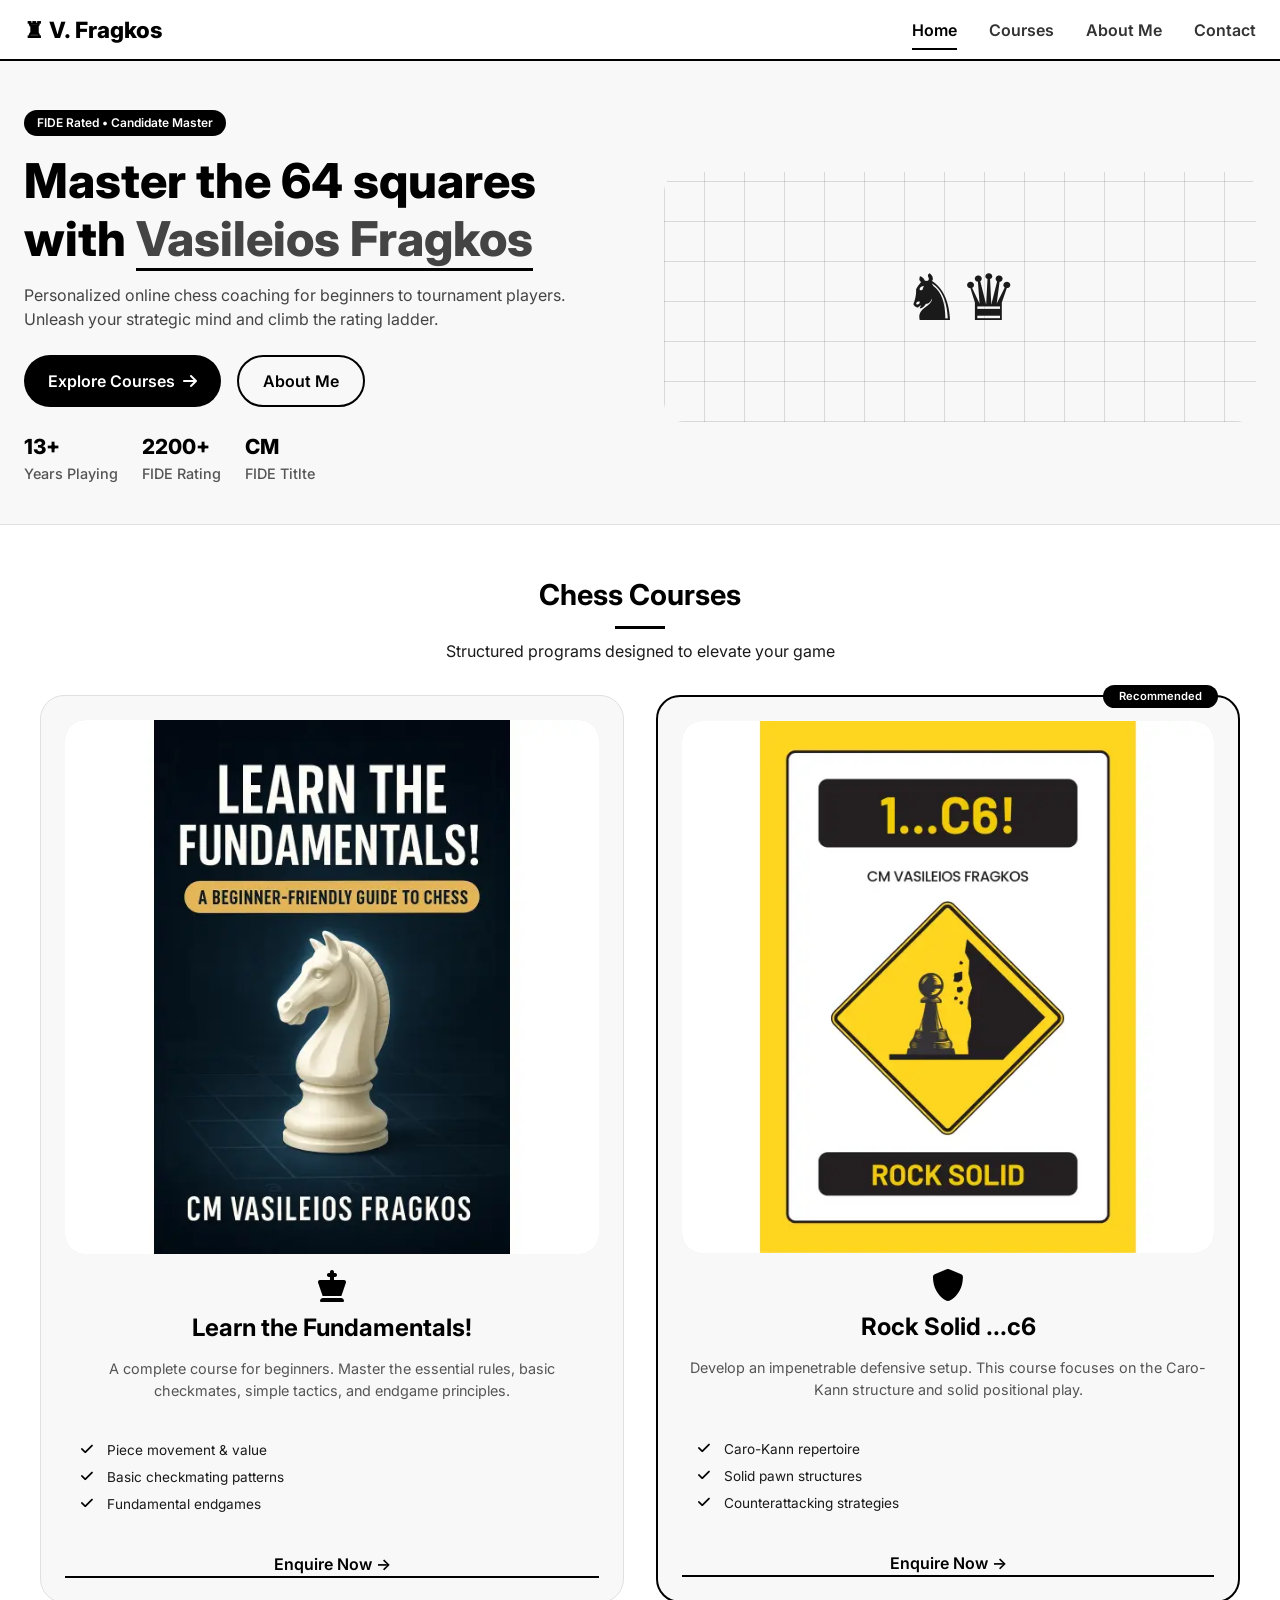
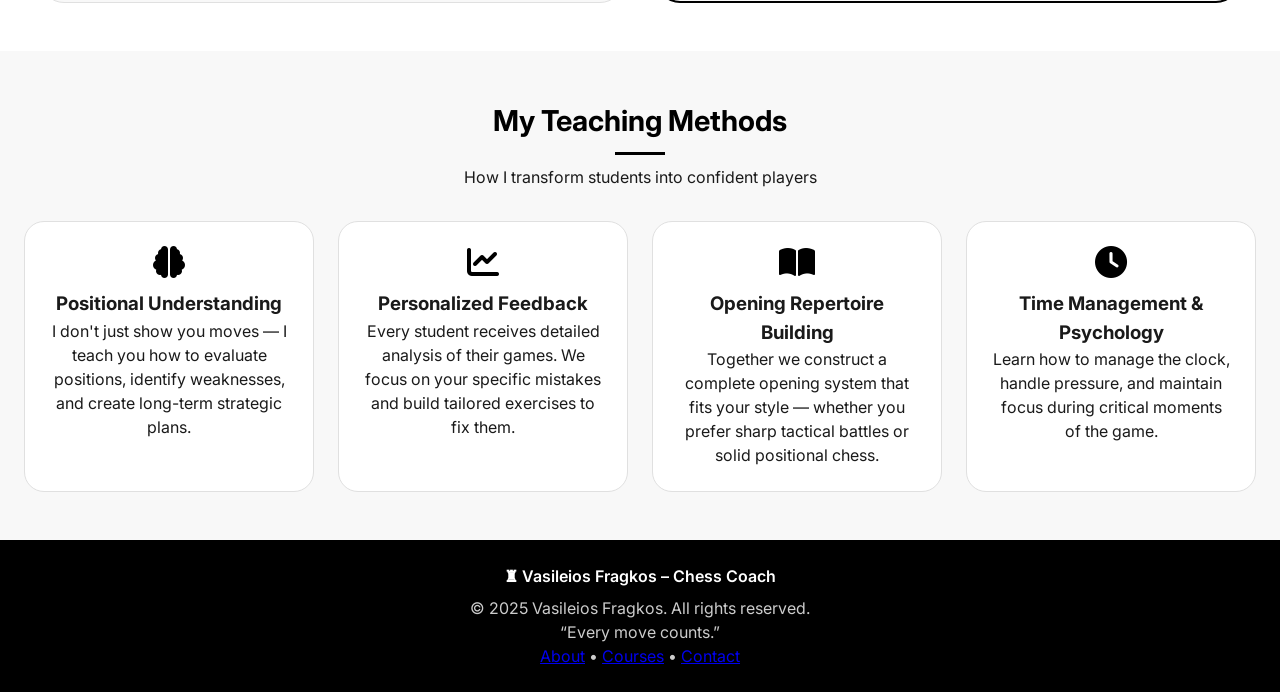
<file: index.html>
<!-- index.html (Main Page) -->
<!DOCTYPE html>
<html lang="en">
<head>
    <meta charset="UTF-8">
    <meta name="viewport" content="width=device-width, initial-scale=1.0">
    <title>Vasileios Fragkos | Chess Coach</title>
    <link href="https://fonts.googleapis.com/css2?family=Inter:opsz,wght@14..32,300;400;600;700;800&display=swap" rel="stylesheet">
    <link rel="stylesheet" href="https://cdnjs.cloudflare.com/ajax/libs/font-awesome/6.0.0-beta3/css/all.min.css">
    <link rel="stylesheet" href="css/style.css">
</head>
<body>
    <nav class="navbar">
        <div class="container nav-container">
            <a href="index.html" class="logo">♜ V. Fragkos</a>
            <ul class="nav-links">
                <li><a href="index.html" class="active">Home</a></li>
                <li><a href="courses.html">Courses</a></li>
                <li><a href="aboutme.html">About Me</a></li>
                <li><a href="contact.html">Contact</a></li>
            </ul>
            <div class="hamburger">
                <span></span><span></span><span></span>
            </div>
        </div>
    </nav>

    <main>
        <!-- Hero Section -->
        <section class="hero">
            <div class="container hero-grid">
                <div class="hero-content">
                    <span class="hero-badge">FIDE Rated • Candidate Master</span>
                    <h1>Master the 64 squares with <span class="highlight">Vasileios Fragkos</span></h1>
                    <p>Personalized online chess coaching for beginners to tournament players. Unleash your strategic mind and climb the rating ladder.</p>
                    <div class="hero-buttons">
                        <a href="courses.html" class="btn-primary">Explore Courses <i class="fas fa-arrow-right"></i></a>
                        <a href="aboutme.html" class="btn-outline">About Me</a>
                    </div>
                    <div class="hero-stats">
                        <div><span>13+</span> Years Playing</div>
                        <div><span>2200+</span> FIDE Rating</div>
                        <div><span>CM</span> FIDE Titlte</div>
                    </div>
                </div>
                <div class="hero-visual">
                    <div class="chess-board-pattern"></div>
                    <div class="floating-piece">♞</div>
                    <div class="floating-piece">♛</div>
                </div>
            </div>
        </section>

        <!-- Chess Courses Section (Only 2 specific courses, no prices) -->
       <!-- Courses Grid on Main Page -->
<section class="courses-section">
    <div class="container">
        <div class="section-header">
            <h2>Chess Courses</h2>
            <div class="divider"></div>
            <p>Structured programs designed to elevate your game</p>
        </div>
        <div class="courses-grid">
            <!-- Course 1: Learn the Fundamentals -->
            <div class="course-card">
                <div class="course-image">
                    <img src="assets/Learn the Fundamentals!.webp" 
                         alt="Learn the Fundamentals!"
                         loading="lazy"
                         width="600"
                         height="600">
                </div>
                <div class="course-icon"><i class="fas fa-chess-king"></i></div>
                <h3>Learn the Fundamentals!</h3>
                <p>A complete course for beginners. Master the essential rules, basic checkmates, simple tactics, and endgame principles.</p>
                <ul class="course-features">
                    <li><i class="fas fa-check"></i> Piece movement & value</li>
                    <li><i class="fas fa-check"></i> Basic checkmating patterns</li>
                    <li><i class="fas fa-check"></i> Fundamental endgames</li>
                </ul>
                <a href="contact.html" class="card-link">Enquire Now →</a>
            </div>
            <!-- Course 2: Rock Solid ...c6 -->
            <div class="course-card featured">
                <div class="featured-badge">Recommended</div>
                <div class="course-image">
                    <img src="assets/Rock Solid 1...c6!.webp" 
                         alt="Rock Solid ...c6"
                         loading="lazy"
                         width="600"
                         height="600">
                </div>
                <div class="course-icon"><i class="fas fa-shield-alt"></i></div>
                <h3>Rock Solid ...c6</h3>
                <p>Develop an impenetrable defensive setup. This course focuses on the Caro-Kann structure and solid positional play.</p>
                <ul class="course-features">
                    <li><i class="fas fa-check"></i> Caro-Kann repertoire</li>
                    <li><i class="fas fa-check"></i> Solid pawn structures</li>
                    <li><i class="fas fa-check"></i> Counterattacking strategies</li>
                </ul>
                <a href="contact.html" class="card-link">Enquire Now →</a>
            </div>
        </div>
    </div>
</section>

        <!-- My Teaching Methods Section (Replaces Testimonials) -->
        <section class="teaching-methods">
            <div class="container">
                <div class="section-header">
                    <h2>My Teaching Methods</h2>
                    <div class="divider"></div>
                    <p>How I transform students into confident players</p>
                </div>
                <div class="methods-grid">
                    <div class="method-card">
                        <i class="fas fa-brain"></i>
                        <h3>Positional Understanding</h3>
                        <p>I don't just show you moves — I teach you how to evaluate positions, identify weaknesses, and create long-term strategic plans.</p>
                    </div>
                    <div class="method-card">
                        <i class="fas fa-chart-line"></i>
                        <h3>Personalized Feedback</h3>
                        <p>Every student receives detailed analysis of their games. We focus on your specific mistakes and build tailored exercises to fix them.</p>
                    </div>
                    <div class="method-card">
                        <i class="fas fa-book-open"></i>
                        <h3>Opening Repertoire Building</h3>
                        <p>Together we construct a complete opening system that fits your style — whether you prefer sharp tactical battles or solid positional chess.</p>
                    </div>
                    <div class="method-card">
                        <i class="fas fa-clock"></i>
                        <h3>Time Management & Psychology</h3>
                        <p>Learn how to manage the clock, handle pressure, and maintain focus during critical moments of the game.</p>
                    </div>
                </div>
            </div>
        </section>
    </main>

    <footer>
        <div class="container">
            <div class="footer-content">
                <div class="footer-logo">♜ Vasileios Fragkos – Chess Coach</div>
                <p>© 2025 Vasileios Fragkos. All rights reserved. <br> “Every move counts.”</p>
                <div class="footer-links">
                    <a href="about.html">About</a> • 
                    <a href="courses.html">Courses</a> • 
                    <a href="contact.html">Contact</a>
                </div>
            </div>
        </div>
    </footer>

    <script src="js/main.js"></script>
</body>
</html>
</file>
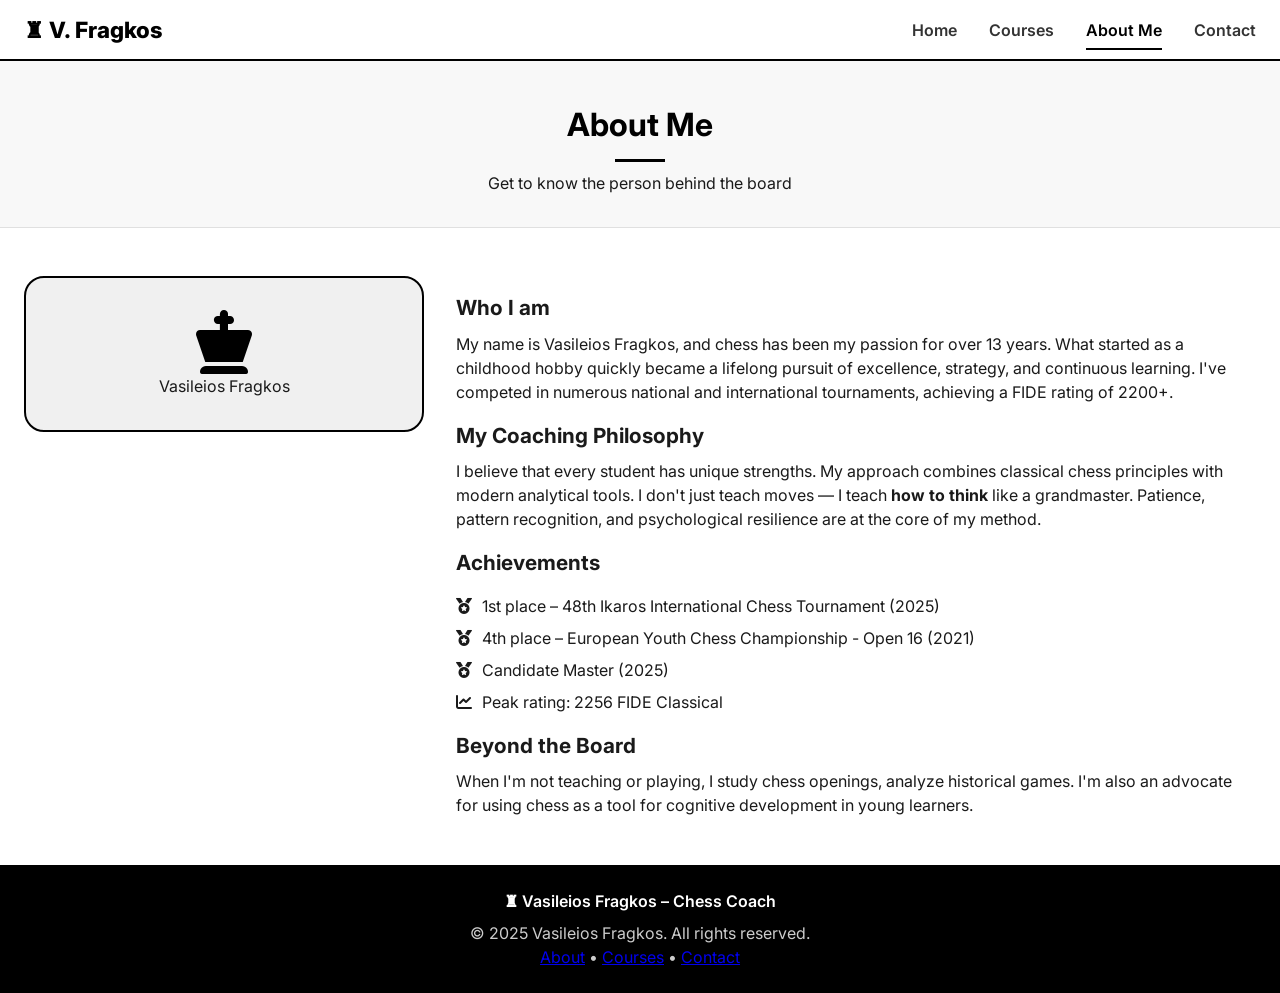
<file: aboutme.html>
<!-- about.html -->
<!DOCTYPE html>
<html lang="en">
<head>
    <meta charset="UTF-8">
    <meta name="viewport" content="width=device-width, initial-scale=1.0">
    <title>Vasileios Fragkos | About Me</title>
    <link href="https://fonts.googleapis.com/css2?family=Inter:opsz,wght@14..32,300;400;600;700;800&display=swap" rel="stylesheet">
    <link rel="stylesheet" href="https://cdnjs.cloudflare.com/ajax/libs/font-awesome/6.0.0-beta3/css/all.min.css">
    <link rel="stylesheet" href="css/style.css">
</head>
<body>
    <nav class="navbar">
        <div class="container nav-container">
            <a href="index.html" class="logo">♜ V. Fragkos</a>
            <ul class="nav-links">
                <li><a href="index.html">Home</a></li>
                <li><a href="courses.html">Courses</a></li>
                <li><a href="aboutme.html" class="active">About Me</a></li>
                <li><a href="contact.html">Contact</a></li>
            </ul>
            <div class="hamburger">
                <span></span><span></span><span></span>
            </div>
        </div>
    </nav>

    <main>
        <section class="page-header">
            <div class="container">
                <h1>About Me</h1>
                <div class="divider"></div>
                <p>Get to know the person behind the board</p>
            </div>
        </section>

        <section class="about-page">
            <div class="container">
                <div class="about-grid-full">
                    <div class="about-portrait">
                        <div class="portrait-placeholder">
                            <i class="fas fa-chess-king"></i>
                            <span>Vasileios Fragkos</span>
                        </div>
                    </div>
                    <div class="about-bio">
                        <h2>Who I am</h2>
                        <p>My name is Vasileios Fragkos, and chess has been my passion for over 13 years. What started as a childhood hobby quickly became a lifelong pursuit of excellence, strategy, and continuous learning. I've competed in numerous national and international tournaments, achieving a FIDE rating of 2200+.</p>
                        
                        <h2>My Coaching Philosophy</h2>
                        <p>I believe that every student has unique strengths. My approach combines classical chess principles with modern analytical tools. I don't just teach moves — I teach <strong>how to think</strong> like a grandmaster. Patience, pattern recognition, and psychological resilience are at the core of my method.</p>
                        
                        <h2>Achievements</h2>
                        <ul class="achievements-list">
                            <li><i class="fas fa-medal"></i> 1st place – 48th Ikaros International Chess Tournament (2025)</li>
                            <li><i class="fas fa-medal"></i> 4th place – European Youth Chess Championship - Open 16 (2021)</li>
                            <li><i class="fas fa-medal"></i> Candidate Master (2025)</li>
                            <li><i class="fas fa-chart-line"></i> Peak rating: 2256 FIDE Classical</li>
                        </ul>
                        
                        <h2>Beyond the Board</h2>
                        <p>When I'm not teaching or playing, I study chess openings, analyze historical games. I'm also an advocate for using chess as a tool for cognitive development in young learners.</p>
                    </div>
                </div>
            </div>
        </section>
    </main>

    <footer>
        <div class="container">
            <div class="footer-content">
                <div class="footer-logo">♜ Vasileios Fragkos – Chess Coach</div>
                <p>© 2025 Vasileios Fragkos. All rights reserved.</p>
                <div class="footer-links">
                    <a href="about.html">About</a> • 
                    <a href="courses.html">Courses</a> • 
                    <a href="contact.html">Contact</a>
                </div>
            </div>
        </div>
    </footer>

    <script src="js/main.js"></script>
</body>
</html>
</file>
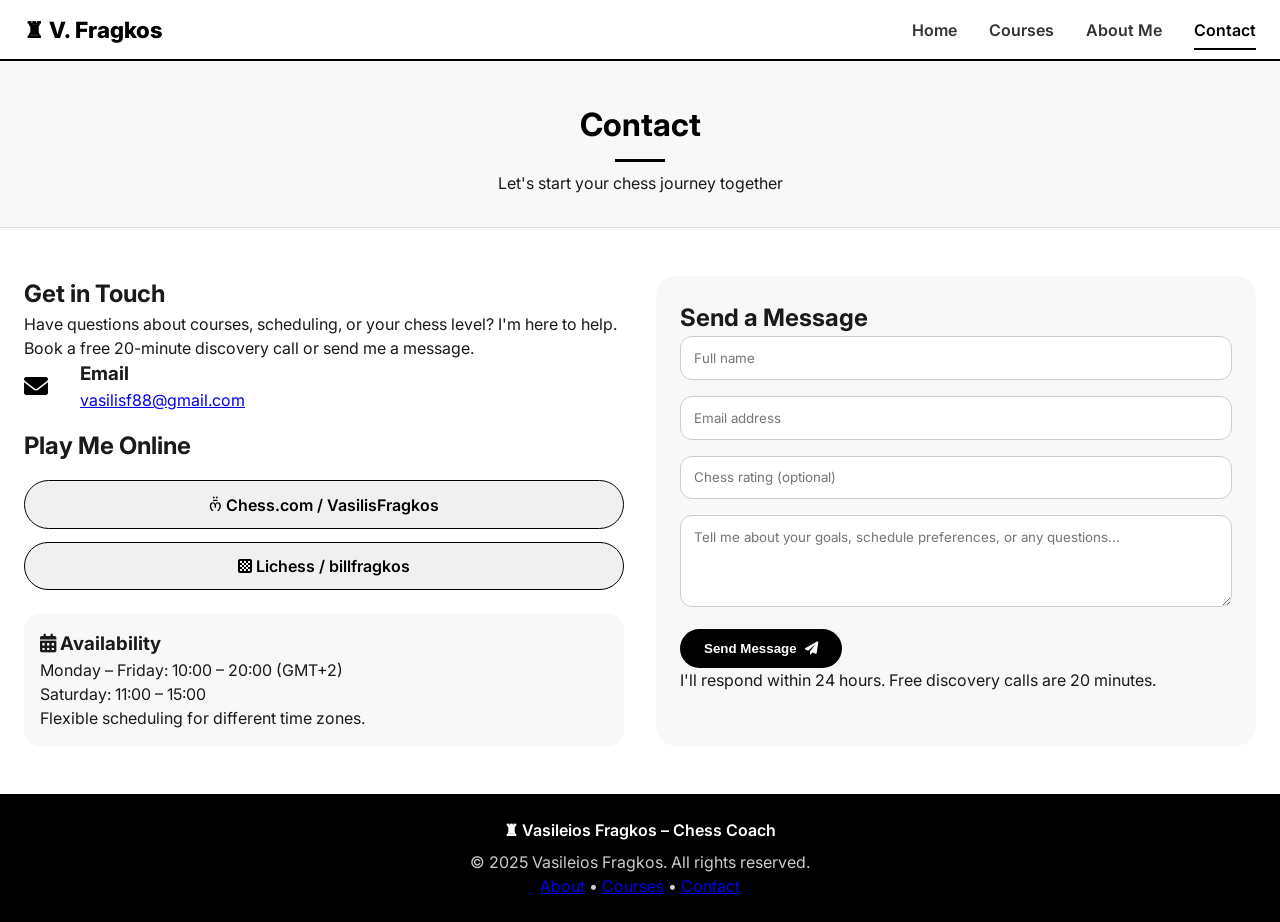
<file: contact.html>
<!-- contact.html -->
<!DOCTYPE html>
<html lang="en">
<head>
    <meta charset="UTF-8">
    <meta name="viewport" content="width=device-width, initial-scale=1.0">
    <title>Vasileios Fragkos | Contact</title>
    <link href="https://fonts.googleapis.com/css2?family=Inter:opsz,wght@14..32,300;400;600;700;800&display=swap" rel="stylesheet">
    <link rel="stylesheet" href="https://cdnjs.cloudflare.com/ajax/libs/font-awesome/6.0.0-beta3/css/all.min.css">
    <link rel="stylesheet" href="css/style.css">
</head>
<body>
    <nav class="navbar">
        <div class="container nav-container">
            <a href="index.html" class="logo">♜ V. Fragkos</a>
            <ul class="nav-links">
                <li><a href="index.html">Home</a></li>
                <li><a href="courses.html">Courses</a></li>
                <li><a href="aboutme.html">About Me</a></li>
                <li><a href="contact.html" class="active">Contact</a></li>
            </ul>
            <div class="hamburger">
                <span></span><span></span><span></span>
            </div>
        </div>
    </nav>

    <main>
        <section class="page-header">
            <div class="container">
                <h1>Contact</h1>
                <div class="divider"></div>
                <p>Let's start your chess journey together</p>
            </div>
        </section>

        <section class="contact-page">
            <div class="container">
                <div class="contact-grid">
                    <div class="contact-info-detailed">
                        <h2>Get in Touch</h2>
                        <p>Have questions about courses, scheduling, or your chess level? I'm here to help. Book a free 20-minute discovery call or send me a message.</p>
                        
                        <div class="contact-methods">
                            <div class="contact-method">
                                <i class="fas fa-envelope"></i>
                                <div>
                                    <h3>Email</h3>
                                    <a href="mailto:vasilisf88@gmail.com">vasilisf88@gmail.com</a>
                                </div>
                            </div>
                        </div>
                        
                        <h2>Play Me Online</h2>
                        <div class="platform-links">
                            <a href="https://www.chess.com/member/vasilisfragkos" target="_blank" class="platform-btn">
                                <i class="fab fa-chess"></i> Chess.com / VasilisFragkos
                            </a>
                            <a href="https://lichess.org/@/billfragkos" target="_blank" class="platform-btn">
                                <i class="fas fa-chess-board"></i> Lichess / billfragkos
                            </a>
                        </div>
                        
                        <div class="availability">
                            <h3><i class="fas fa-calendar-alt"></i> Availability</h3>
                            <p>Monday – Friday: 10:00 – 20:00 (GMT+2)<br>
                            Saturday: 11:00 – 15:00<br>
                            Flexible scheduling for different time zones.</p>
                        </div>
                    </div>
                    
                    <form class="contact-form-detailed" id="contactForm">
                        <h2>Send a Message</h2>
                        <div class="form-group">
                            <input type="text" placeholder="Full name" required>
                        </div>
                        <div class="form-group">
                            <input type="email" placeholder="Email address" required>
                        </div>
                        <div class="form-group">
                            <input type="text" placeholder="Chess rating (optional)">
                        </div>
                        <div class="form-group">
                            <textarea rows="4" placeholder="Tell me about your goals, schedule preferences, or any questions..."></textarea>
                        </div>
                        <button type="submit" class="btn-primary">Send Message <i class="fas fa-paper-plane"></i></button>
                        <p class="form-note">I'll respond within 24 hours. Free discovery calls are 20 minutes.</p>
                    </form>
                </div>
            </div>
        </section>
    </main>

    <footer>
        <div class="container">
            <div class="footer-content">
                <div class="footer-logo">♜ Vasileios Fragkos – Chess Coach</div>
                <p>© 2025 Vasileios Fragkos. All rights reserved.</p>
                <div class="footer-links">
                    <a href="about.html">About</a> • 
                    <a href="courses.html">Courses</a> • 
                    <a href="contact.html">Contact</a>
                </div>
            </div>
        </div>
    </footer>

    <script src="js/main.js"></script>
</body>
</html>
</file>
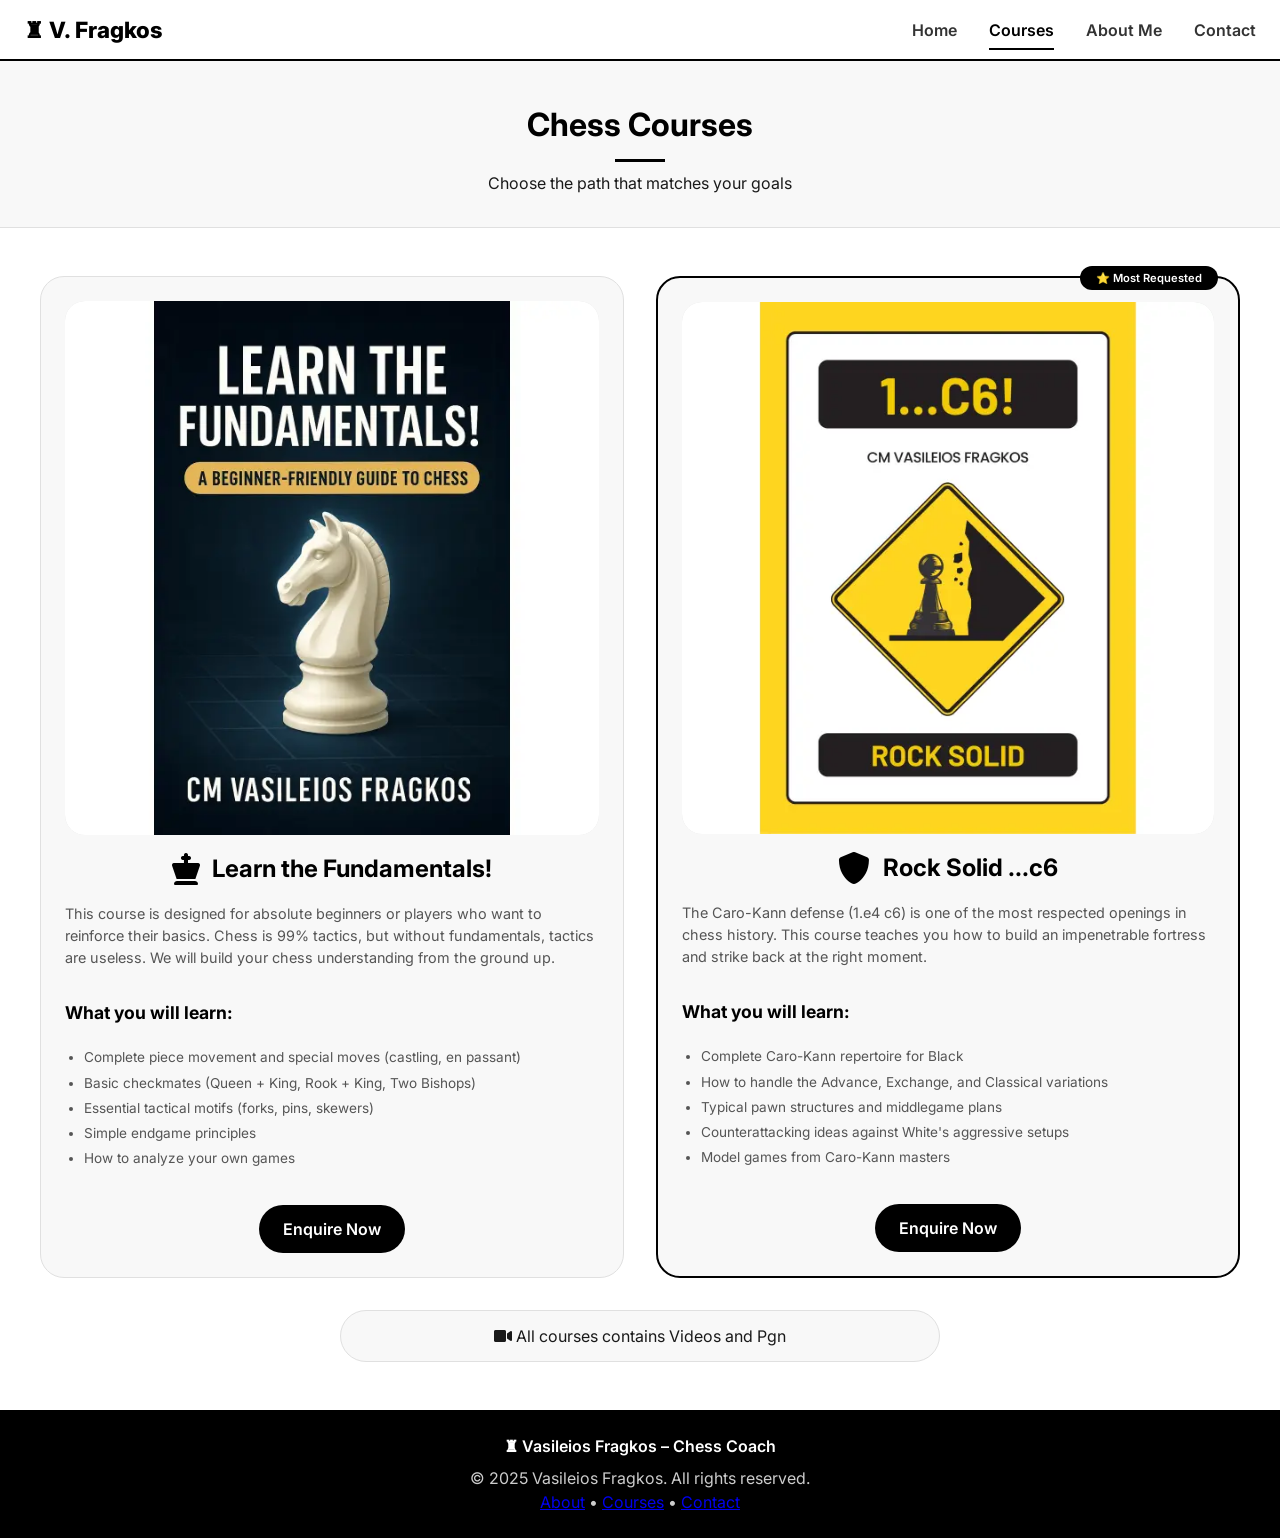
<file: courses.html>
<!-- courses.html -->
<!DOCTYPE html>
<html lang="en">
<head>
    <meta charset="UTF-8">
    <meta name="viewport" content="width=device-width, initial-scale=1.0">
    <title>Vasileios Fragkos | Chess Courses</title>
    <link href="https://fonts.googleapis.com/css2?family=Inter:opsz,wght@14..32,300;400;600;700;800&display=swap" rel="stylesheet">
    <link rel="stylesheet" href="https://cdnjs.cloudflare.com/ajax/libs/font-awesome/6.0.0-beta3/css/all.min.css">
    <link rel="stylesheet" href="css/style.css">
</head>
<body>
    <nav class="navbar">
        <div class="container nav-container">
            <a href="index.html" class="logo">♜ V. Fragkos</a>
            <ul class="nav-links">
                <li><a href="index.html">Home</a></li>
                <li><a href="courses.html" class="active">Courses</a></li>
                <li><a href="aboutme.html">About Me</a></li>
                <li><a href="contact.html">Contact</a></li>
            </ul>
            <div class="hamburger">
                <span></span><span></span><span></span>
            </div>
        </div>
    </nav>

    <main>
        <section class="page-header">
            <div class="container">
                <h1>Chess Courses</h1>
                <div class="divider"></div>
                <p>Choose the path that matches your goals</p>
            </div>
        </section>

        <section class="courses-detailed">
            <div class="container">
                <div class="courses-full-grid">
    <!-- Course 1: Learn the Fundamentals -->
    <div class="course-full-card">
        <div class="course-image-large">
              <img src="assets/Learn the Fundamentals!.webp" 
                         alt="Learn the Fundamentals!"
                         loading="lazy"
                         width="600"
                         height="600">
        </div>
        <div class="course-header">
            <i class="fas fa-chess-king"></i>
            <h2>Learn the Fundamentals!</h2>
        </div>
        <p>This course is designed for absolute beginners or players who want to reinforce their basics. Chess is 99% tactics, but without fundamentals, tactics are useless. We will build your chess understanding from the ground up.</p>
        <h3>What you will learn:</h3>
        <ul>
            <li>Complete piece movement and special moves (castling, en passant)</li>
            <li>Basic checkmates (Queen + King, Rook + King, Two Bishops)</li>
            <li>Essential tactical motifs (forks, pins, skewers)</li>
            <li>Simple endgame principles</li>
            <li>How to analyze your own games</li>
        </ul>
        <a href="contact.html" class="btn-primary">Enquire Now</a>
    </div>

    <!-- Course 2: Rock Solid ...c6 -->
    <div class="course-full-card featured">
        <div class="featured-badge">⭐ Most Requested</div>
        <div class="course-image-large">
            <img src="assets/Rock Solid 1...c6!.webp" 
                alt="Rock Solid ...c6"
                loading="lazy"
                width="600"
                height="600">
        </div>
        <div class="course-header">
            <i class="fas fa-shield-alt"></i>
            <h2>Rock Solid ...c6</h2>
        </div>
        <p>The Caro-Kann defense (1.e4 c6) is one of the most respected openings in chess history. This course teaches you how to build an impenetrable fortress and strike back at the right moment.</p>
        <h3>What you will learn:</h3>
        <ul>
            <li>Complete Caro-Kann repertoire for Black</li>
            <li>How to handle the Advance, Exchange, and Classical variations</li>
            <li>Typical pawn structures and middlegame plans</li>
            <li>Counterattacking ideas against White's aggressive setups</li>
            <li>Model games from Caro-Kann masters</li>
        </ul>
        <a href="contact.html" class="btn-primary">Enquire Now</a>
    </div>
</div>
                <div class="course-note">
                    <i class="fas fa-video"></i> All courses contains Videos and Pgn
                </div>
            </div>
        </section>
    </main>

    <footer>
        <div class="container">
            <div class="footer-content">
                <div class="footer-logo">♜ Vasileios Fragkos – Chess Coach</div>
                <p>© 2025 Vasileios Fragkos. All rights reserved.</p>
                <div class="footer-links">
                    <a href="about.html">About</a> • 
                    <a href="courses.html">Courses</a> • 
                    <a href="contact.html">Contact</a>
                </div>
            </div>
        </div>
    </footer>

    <script src="js/main.js"></script>
</body>
</html>
</file>
<file: css/style.css>
/* css/style.css - COMPLETE WORKING FILE */
* {
    margin: 0;
    padding: 0;
    box-sizing: border-box;
}

body {
    font-family: 'Inter', sans-serif;
    background-color: #FFFFFF;
    color: #1a1a1a;
    line-height: 1.5;
    scroll-behavior: smooth;
}

.container {
    max-width: 1280px;
    margin: 0 auto;
    padding: 0 1.5rem;
}

/* Navigation */
.navbar {
    position: sticky;
    top: 0;
    background: #FFFFFF;
    border-bottom: 2px solid #000000;
    z-index: 100;
    padding: 0.8rem 0;
}

.nav-container {
    display: flex;
    justify-content: space-between;
    align-items: center;
}

.logo {
    font-size: 1.4rem;
    font-weight: 800;
    color: #000000;
    text-decoration: none;
}

.nav-links {
    display: flex;
    gap: 2rem;
    list-style: none;
    align-items: center;
}

.nav-links a {
    text-decoration: none;
    font-weight: 600;
    color: #333333;
    transition: 0.2s;
    padding: 0.5rem 0;
}

.nav-links a:hover, .nav-links a.active {
    color: #000000;
    border-bottom: 2px solid #000000;
}

.hamburger {
    display: none;
    flex-direction: column;
    gap: 5px;
    cursor: pointer;
}

.hamburger span {
    width: 28px;
    height: 2.5px;
    background: #000000;
}

/* Hero Section */
.hero {
    padding: 3rem 0 2.5rem;
    background: #F8F8F8;
    border-bottom: 1px solid #E0E0E0;
}

.hero-grid {
    display: grid;
    grid-template-columns: 1fr;
    gap: 2rem;
    align-items: center;
}

.hero-badge {
    background: #000000;
    color: #FFFFFF;
    padding: 0.25rem 0.8rem;
    border-radius: 50px;
    font-size: 0.75rem;
    font-weight: 600;
    display: inline-block;
    margin-bottom: 1rem;
}

.hero-content h1 {
    font-size: 2.2rem;
    line-height: 1.2;
    font-weight: 800;
    margin-bottom: 1rem;
    color: #000000;
}

.highlight {
    color: #444444;
    border-bottom: 3px solid #000000;
}

.hero-content p {
    font-size: 1rem;
    color: #444444;
    margin-bottom: 1.5rem;
}

.btn-primary {
    background: #000000;
    color: #FFFFFF;
    padding: 0.75rem 1.5rem;
    border-radius: 40px;
    text-decoration: none;
    font-weight: 600;
    transition: 0.2s;
    display: inline-flex;
    align-items: center;
    gap: 8px;
    border: none;
    cursor: pointer;
}

.btn-primary:hover {
    background: #333333;
}

.btn-outline {
    background: transparent;
    border: 2px solid #000000;
    padding: 0.75rem 1.5rem;
    border-radius: 40px;
    text-decoration: none;
    font-weight: 600;
    color: #000000;
    transition: 0.2s;
    display: inline-flex;
    align-items: center;
    gap: 8px;
}

.btn-outline:hover {
    background: #000000;
    color: #FFFFFF;
}

.hero-buttons {
    display: flex;
    gap: 1rem;
    flex-wrap: wrap;
    margin-bottom: 1.5rem;
}

.hero-stats {
    display: flex;
    gap: 1.5rem;
    flex-wrap: wrap;
}

.hero-stats div {
    font-weight: 500;
    color: #555555;
    font-size: 0.9rem;
}

.hero-stats span {
    font-weight: 800;
    font-size: 1.3rem;
    color: #000000;
    display: block;
}

.hero-visual {
    position: relative;
    height: 250px;
    background-image: repeating-linear-gradient(0deg, #00000020 0px, #00000020 1px, transparent 1px, transparent 40px),
                      repeating-linear-gradient(90deg, #00000020 0px, #00000020 1px, transparent 1px, transparent 40px);
    border-radius: 20px;
    display: flex;
    align-items: center;
    justify-content: center;
}

.floating-piece {
    font-size: 4rem;
    animation: float 4s infinite;
}

@keyframes float {
    0% { transform: translateY(0px); }
    50% { transform: translateY(-15px); }
    100% { transform: translateY(0px); }
}

/* Section Headers */
.section-header {
    text-align: center;
    margin-bottom: 2rem;
}

.section-header h2 {
    font-size: 1.8rem;
    margin-bottom: 0.5rem;
    color: #000000;
}

.divider {
    width: 50px;
    height: 3px;
    background: #000000;
    margin: 0.6rem auto;
}

/* Page Headers */
.page-header {
    background: #F8F8F8;
    padding: 2.5rem 0 2rem;
    text-align: center;
    border-bottom: 1px solid #E0E0E0;
}

.page-header h1 {
    font-size: 2rem;
    color: #000000;
    margin-bottom: 0.5rem;
}

/* ============================================ */
/* COURSE SECTIONS - HOME PAGE STYLE */
/* ============================================ */

.courses-section {
    padding: 3rem 0;
    background: #FFFFFF;
}

/* Desktop: 2 columns */
.courses-grid {
    display: grid;
    grid-template-columns: repeat(2, 1fr);
    gap: 2rem;
    max-width: 1200px;
    margin: 0 auto;
}

/* Course Card */
.course-card {
    background: #F8F8F8;
    border: 1px solid #E0E0E0;
    border-radius: 24px;
    padding: 1.5rem;
    text-align: center;
    display: flex;
    flex-direction: column;
}

.course-card.featured {
    border: 2px solid #000000;
    position: relative;
}

.featured-badge {
    position: absolute;
    top: -12px;
    right: 20px;
    background: #000000;
    color: white;
    padding: 0.2rem 1rem;
    border-radius: 30px;
    font-size: 0.7rem;
    font-weight: 600;
}

/* Image - shows full photo */
.course-image {
    width: 100%;
    background-color: #E0E0E0;
    border-radius: 20px;
    margin-bottom: 1rem;
}

.course-image img {
    width: 100%;
    height: auto;
    display: block;
    border-radius: 20px;
}

.course-icon i {
    font-size: 2rem;
    color: #000000;
    margin-bottom: 0.5rem;
}

.course-card h3 {
    font-size: 1.5rem;
    margin-bottom: 0.8rem;
    color: #000000;
}

.course-card p {
    font-size: 0.9rem;
    color: #555;
    margin-bottom: 1rem;
}

.course-features {
    list-style: none;
    margin: 1rem 0;
    text-align: left;
    padding-left: 1rem;
}

.course-features li {
    margin: 0.4rem 0;
    display: flex;
    align-items: center;
    gap: 8px;
    font-size: 0.85rem;
}

.course-features i {
    color: #000000;
    width: 18px;
}

.card-link {
    display: inline-block;
    text-decoration: none;
    font-weight: 600;
    color: #000000;
    border-bottom: 2px solid #000;
    margin-top: auto;
    padding-top: 1rem;
}

/* ============================================ */
/* COURSES DETAILED PAGE - SAME AS HOME PAGE */
/* ============================================ */

.courses-detailed {
    padding: 3rem 0;
    background: #FFFFFF;
}

/* Same grid as home page */
.courses-full-grid {
    display: grid;
    grid-template-columns: repeat(2, 1fr);
    gap: 2rem;
    max-width: 1200px;
    margin: 0 auto 2rem auto;
}

/* Same card style as home page */
.course-full-card {
    background: #F8F8F8;
    border: 1px solid #E0E0E0;
    border-radius: 24px;
    padding: 1.5rem;
    text-align: center;
    display: flex;
    flex-direction: column;
}

.course-full-card.featured {
    border: 2px solid #000000;
    position: relative;
}

/* Same image style as home page */
.course-image-large {
    width: 100%;
    background-color: #E0E0E0;
    border-radius: 20px;
    margin-bottom: 1rem;
}

.course-image-large img {
    width: 100%;
    height: auto;
    display: block;
    border-radius: 20px;
}

/* Same title style as home page */
.course-header {
    display: flex;
    align-items: center;
    justify-content: center;
    gap: 0.8rem;
    margin-bottom: 1rem;
    flex-wrap: wrap;
}

.course-header i {
    font-size: 2rem;
    color: #000000;
}

.course-header h2 {
    font-size: 1.5rem;
    margin: 0;
    color: #000000;
}

.course-full-card p {
    font-size: 0.9rem;
    color: #555;
    margin-bottom: 1rem;
    text-align: left;
}

.course-full-card h3 {
    margin: 1rem 0 0.5rem;
    font-size: 1.1rem;
    text-align: left;
    color: #000000;
}

.course-full-card ul {
    margin: 0.5rem 0 1rem;
    padding-left: 1.2rem;
    text-align: left;
}

.course-full-card li {
    margin: 0.3rem 0;
    font-size: 0.85rem;
    color: #555;
}

.course-full-card .btn-primary {
    align-self: center;
    margin-top: 1rem;
}

.course-note {
    text-align: center;
    background: #F8F8F8;
    padding: 0.8rem;
    border-radius: 50px;
    border: 1px solid #E0E0E0;
    margin-top: 1.5rem;
    max-width: 600px;
    margin-left: auto;
    margin-right: auto;
}

/* Teaching Methods */
.teaching-methods {
    padding: 3rem 0;
    background: #F8F8F8;
}

.methods-grid {
    display: grid;
    grid-template-columns: repeat(auto-fit, minmax(250px, 1fr));
    gap: 1.5rem;
}

.method-card {
    background: #FFFFFF;
    padding: 1.5rem;
    border-radius: 20px;
    text-align: center;
    border: 1px solid #E0E0E0;
}

.method-card i {
    font-size: 2rem;
    color: #000000;
    margin-bottom: 0.8rem;
}

/* About Page */
.about-page {
    padding: 3rem 0;
}

.about-grid-full {
    display: grid;
    grid-template-columns: 1fr 2fr;
    gap: 2rem;
}

.portrait-placeholder {
    background: #F0F0F0;
    border: 2px solid #000000;
    border-radius: 20px;
    padding: 2rem;
    text-align: center;
}

.portrait-placeholder i {
    font-size: 4rem;
    color: #000;
    display: block;
}

.about-bio h2 {
    margin: 1rem 0 0.5rem;
    font-size: 1.3rem;
}

.achievements-list {
    list-style: none;
    margin: 1rem 0;
}

.achievements-list li {
    margin: 0.5rem 0;
    display: flex;
    align-items: center;
    gap: 10px;
}

/* Contact Page */
.contact-page {
    padding: 3rem 0;
}

.contact-grid {
    display: grid;
    grid-template-columns: 1fr 1fr;
    gap: 2rem;
}

.contact-method {
    display: flex;
    align-items: center;
    gap: 1rem;
    margin-bottom: 1rem;
}

.contact-method i {
    font-size: 1.5rem;
    width: 40px;
    color: #000000;
}

.platform-links {
    display: flex;
    flex-direction: column;
    gap: 0.8rem;
    margin: 1rem 0;
}

.platform-btn {
    background: #F0F0F0;
    border: 1px solid #000000;
    padding: 0.7rem;
    text-decoration: none;
    color: #000000;
    font-weight: 600;
    text-align: center;
    border-radius: 50px;
}

.availability {
    margin-top: 1.5rem;
    padding: 1rem;
    background: #F8F8F8;
    border-radius: 16px;
}

.contact-form-detailed {
    background: #F8F8F8;
    padding: 1.5rem;
    border-radius: 20px;
}

.form-group {
    margin-bottom: 1rem;
}

.form-group input, .form-group select, .form-group textarea {
    width: 100%;
    padding: 0.8rem;
    border: 1px solid #CCCCCC;
    border-radius: 12px;
    font-family: inherit;
}

/* Footer */
footer {
    background: #000000;
    color: #CCCCCC;
    text-align: center;
    padding: 1.5rem 0;
}

.footer-logo {
    font-size: 1rem;
    font-weight: 600;
    margin-bottom: 0.5rem;
    color: #FFFFFF;
}

/* ============================================ */
/* RESPONSIVE */
/* ============================================ */

/* Mobile phones - 1 column */
@media (max-width: 768px) {
    .container {
        padding: 0 1rem;
    }
    
    /* Make courses 1 column on phone */
    .courses-grid {
        grid-template-columns: 1fr;
        gap: 1.5rem;
    }
    
    .courses-full-grid {
        grid-template-columns: 1fr;
        gap: 1.5rem;
    }
    
    .about-grid-full {
        grid-template-columns: 1fr;
        gap: 1.5rem;
    }
    
    .contact-grid {
        grid-template-columns: 1fr;
        gap: 1.5rem;
    }
    
    .methods-grid {
        grid-template-columns: 1fr;
    }
    
    /* Hamburger menu */
    .nav-links {
        position: fixed;
        top: 60px;
        left: -100%;
        background: #FFFFFF;
        width: 100%;
        flex-direction: column;
        padding: 1.5rem;
        transition: 0.3s;
        box-shadow: 0 10px 20px rgba(0,0,0,0.1);
        border-bottom: 2px solid #000;
        gap: 1rem;
        z-index: 99;
    }
    
    .nav-links.active {
        left: 0;
    }
    
    .hamburger {
        display: flex;
    }
    
    .hero-buttons {
        flex-direction: column;
    }
    
    .hero-buttons .btn-primary,
    .hero-buttons .btn-outline {
        justify-content: center;
        width: 100%;
    }
}

/* Small phones */
@media (max-width: 480px) {
    .hero-content h1 {
        font-size: 1.6rem;
    }
    
    .course-card h3 {
        font-size: 1.3rem;
    }
    
    .course-header h2 {
        font-size: 1.2rem;
    }
    
    .section-header h2 {
        font-size: 1.5rem;
    }
}

/* Tablets */
@media (min-width: 769px) and (max-width: 1024px) {
    .courses-grid {
        gap: 1.5rem;
    }
    
    .courses-full-grid {
        gap: 1.5rem;
    }
}

/* Desktop */
@media (min-width: 1025px) {
    .hero-grid {
        grid-template-columns: 1fr 1fr;
        gap: 3rem;
    }
    
    .hero-content h1 {
        font-size: 3rem;
    }
}
</file>
